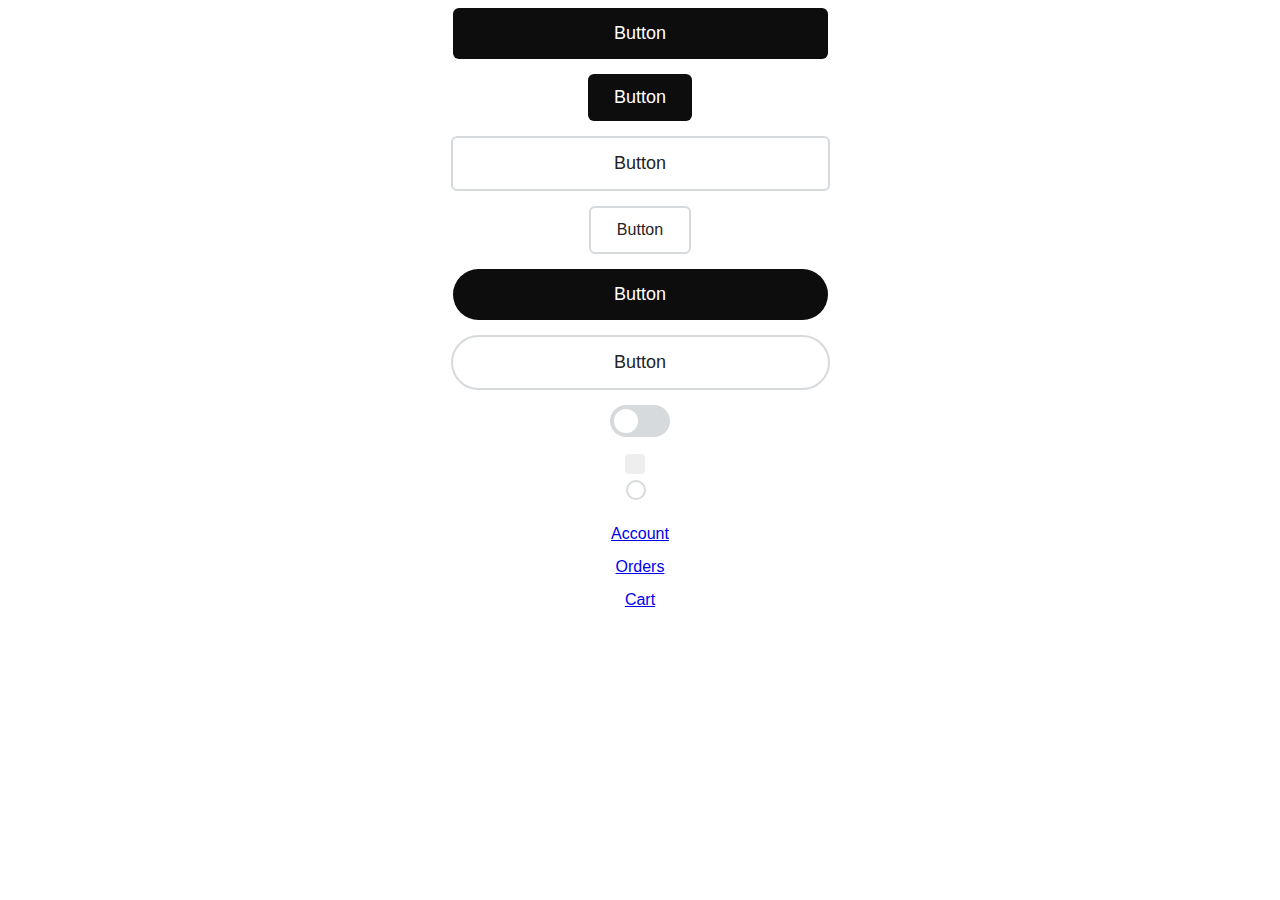
<file: index.html>
<!DOCTYPE html>
<html lang="en">
  <head>
    <meta charset="UTF-8" />
    <meta name="viewport" content="width=device-width, initial-scale=1.0" />
    <link rel="stylesheet" href="./vipkalyan-ui.css" />
    <title>Document</title>
  </head>
  <body>
    <div class="primaryButton-default-large">Button</div>
    <div class="primaryButton-default-small">Button</div>
    <div class="primaryButton-transparent-large">Button</div>
    <div class="primaryButton-transparent-small">Button</div>
    <div class="roundedButton-default-large">Button</div>
    <div class="roundedButton-transparent-large">Button</div>
    <label class="primaryToggler-default">
      <input type="checkbox" />
      <span class="knob"></span>
    </label>
    <label class="primaryCheckbox-default">
      <input type="checkbox" />
      <div class="checkbox__checkmark"></div>
    </label>
    
    <label class="primaryRadiobox-default">
      <input type="radio" />
    </label>
    <a href="./account.html">Account</a>
    <a href="./orders.html">Orders</a>
    <a href="./cart.html">Cart</a>
  </body>
</html>
</file>
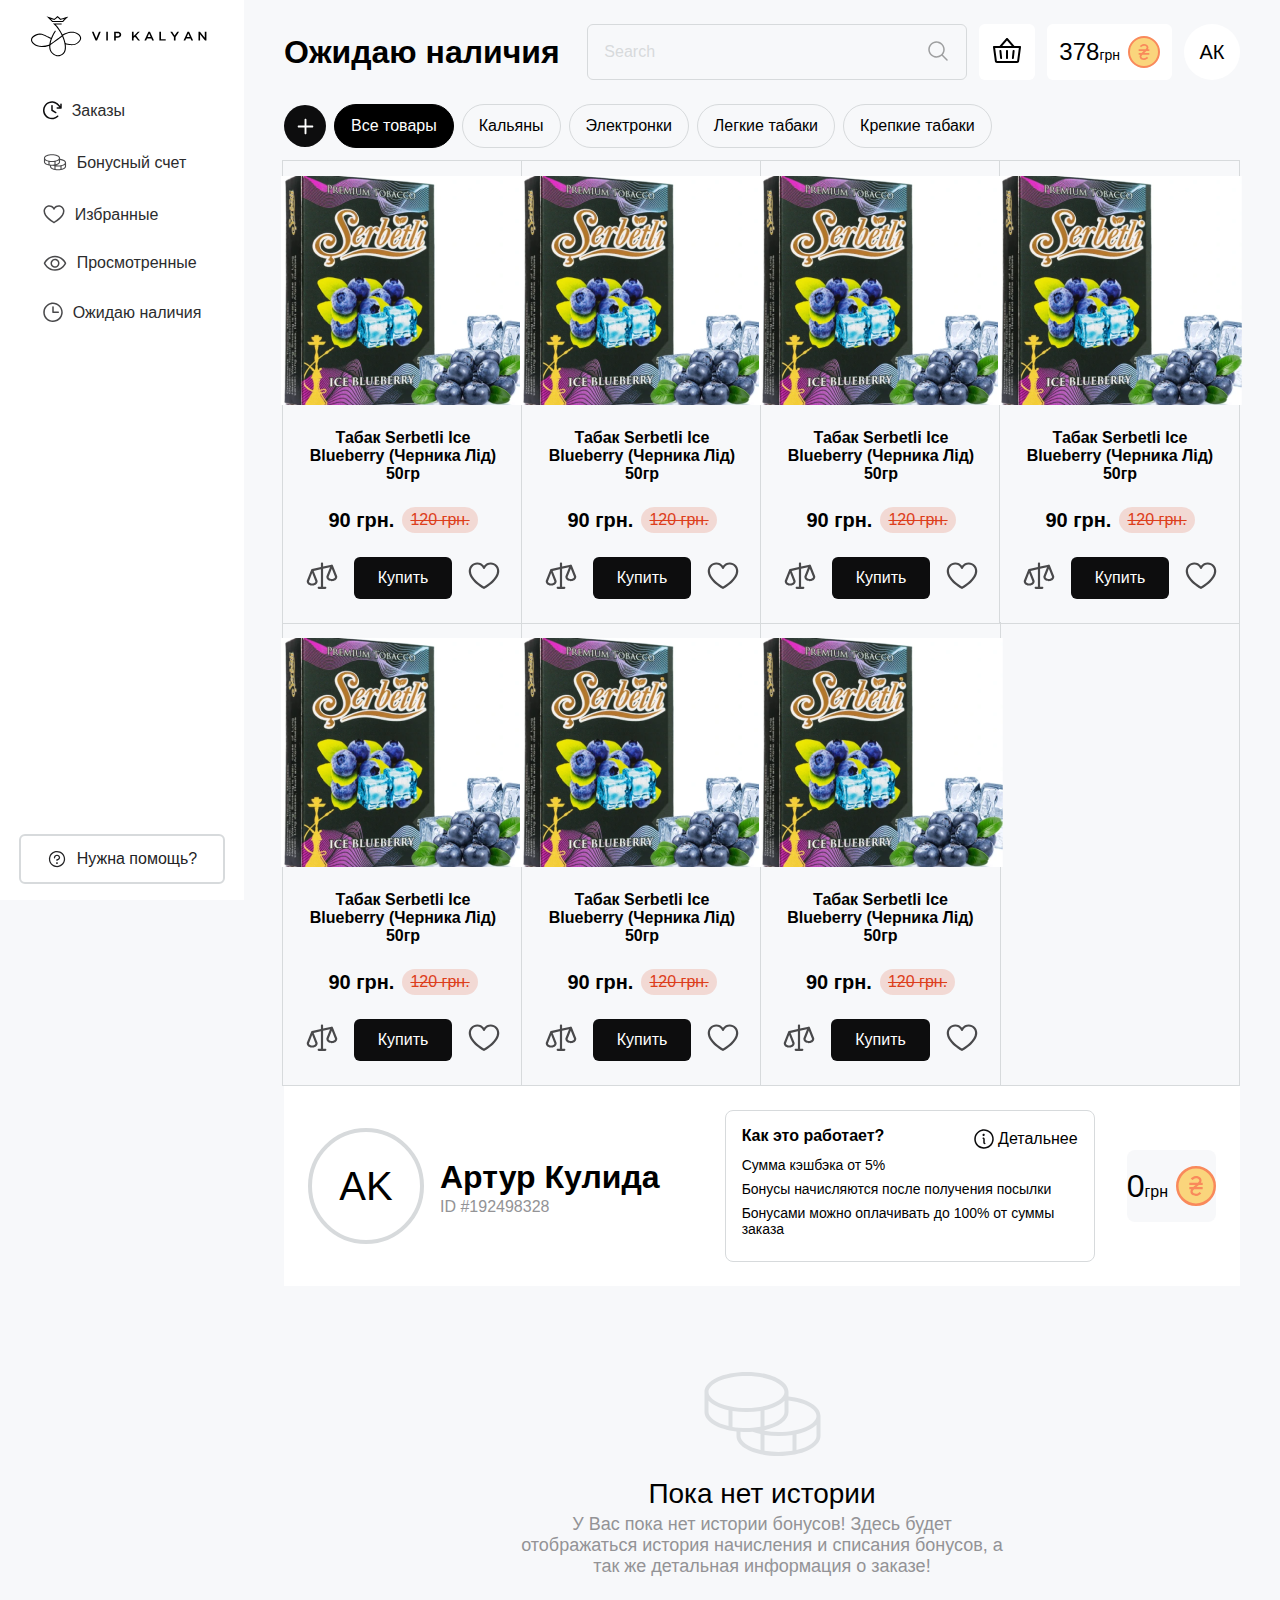
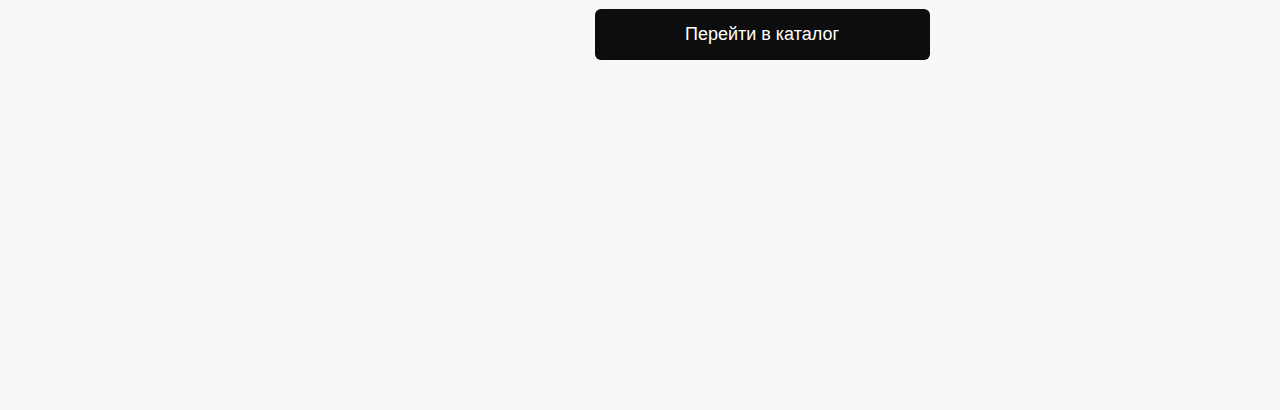
<file: account.html>
<!DOCTYPE html>
<html lang="en">
  <head>
    <meta charset="UTF-8" />
    <meta name="viewport" content="width=device-width, initial-scale=1.0" />
    <title>Account</title>
    <link rel="stylesheet" href="./account.css" />
    <link rel="stylesheet" href="./vipkalyan-ui.css" />
  </head>
  <body>
    <div class="mainWrapper">
      <div class="userAccountMenu-wrapper">
        <div class="userAccount-nav">
          <img src="./images/Logo.svg" alt="" class="userAccount-nav-logo" />
          <a href="#" class="userAccount-navItem"
            ><img src="./images/ico/orders.svg" alt="" />Заказы</a
          >
          <a href="#" class="userAccount-navItem"
            ><img src="./images/ico/bonuses.svg" alt="" />Бонусный счет</a
          >
          <a href="#" class="userAccount-navItem"
            ><img src="./images/ico/wishlist.svg" alt="" />Избранные
          </a>
          <a href="#" class="userAccount-navItem"
            ><img src="./images/ico/watched.svg" alt="" />Просмотренные</a
          >
          <a href="#" class="userAccount-navItem"
            ><img src="./images/ico/waiting.svg" alt="" />Ожидаю наличия</a
          >
        </div>
        <div class="primaryButton-transparent-small">
          <img src="./images/ico/answer.svg" alt="" width="20px" />Нужна помощь?
        </div>
      </div>
      <div class="userAccountContent-wrapper">
        <div class="userAccountContent-body">
          <div class="userAccountContent-header">
            <h1 class="userAccountContent-blockName">Ожидаю наличия</h1>

            <div class="userAccountContent-header-nav">
              <form
                method="get"
                action=""
                class="userAccountContent-header-search"
              >
                <input type="text" placeholder="Search" required />

                <button
                  type="submit"
                  class="userAccountContent-header-searchButton"
                >
                  <img src="./images/ico/search-small.svg" alt="" />
                </button>
              </form>
              <div class="userAccountContent-header-button">
                <img src="./images/ico/cart.svg" alt="" />
              </div>
              <div class="userAccountContent-header-button">
                <p>378<span>грн</span></p>
                <img src="./images/ico/uah-coin.svg" alt="" />
              </div>
              <div class="userAccount-profileButton">АК</div>
            </div>
          </div>
          <div class="userAccount-pageTopNav">
            <div class="primaryPlusButton-default">
              <img src="./images/ico/plus.svg" alt="" />
            </div>
            <a href="" class="primaryCategoryButton-default activeCategory"
              >Все товары</a
            >
            <a href="" class="primaryCategoryButton-default">Кальяны</a>
            <a href="" class="primaryCategoryButton-default">Электронки</a>
            <a href="" class="primaryCategoryButton-default">Легкие табаки </a>
            <a href="" class="primaryCategoryButton-default">Крепкие табаки</a>
          </div>

          <div class="userAccount-productList">
            <div class="productItem-default">
              <img
                src="./images/product-image.png"
                alt=""
                class="productItem-default-image"
              />
              <p class="productItem-default-name">
                Табак Serbetli Ice Blueberry (Черника Лід) 50гр
              </p>
              <div class="productItem-default-priceGroup">
                <p class="productItem-priceStock-default">90 грн.</p>
                <p class="productItem-priceAction-default">120 грн.</p>
              </div>
              <div class="productItem-default-buttonGroup">
                <a href=""><img src="./images/ico/compare.svg" alt="" /></a>
                <button class="productItem-addToCart-default">Купить</button>
                <a href=""><img src="./images/ico/wishlist.svg" alt="" /></a>
              </div>
            </div>
            <div class="productItem-default">
              <img
                src="./images/product-image.png"
                alt=""
                class="productItem-default-image"
              />
              <p class="productItem-default-name">
                Табак Serbetli Ice Blueberry (Черника Лід) 50гр
              </p>
              <div class="productItem-default-priceGroup">
                <p class="productItem-priceStock-default">90 грн.</p>
                <p class="productItem-priceAction-default">120 грн.</p>
              </div>
              <div class="productItem-default-buttonGroup">
                <a href=""><img src="./images/ico/compare.svg" alt="" /></a>
                <button class="productItem-addToCart-default">Купить</button>
                <a href=""><img src="./images/ico/wishlist.svg" alt="" /></a>
              </div>
            </div>
            <div class="productItem-default">
              <img
                src="./images/product-image.png"
                alt=""
                class="productItem-default-image"
              />
              <p class="productItem-default-name">
                Табак Serbetli Ice Blueberry (Черника Лід) 50гр
              </p>
              <div class="productItem-default-priceGroup">
                <p class="productItem-priceStock-default">90 грн.</p>
                <p class="productItem-priceAction-default">120 грн.</p>
              </div>
              <div class="productItem-default-buttonGroup">
                <a href=""><img src="./images/ico/compare.svg" alt="" /></a>
                <button class="productItem-addToCart-default">Купить</button>
                <a href=""><img src="./images/ico/wishlist.svg" alt="" /></a>
              </div>
            </div>
            <div class="productItem-default">
              <img
                src="./images/product-image.png"
                alt=""
                class="productItem-default-image"
              />
              <p class="productItem-default-name">
                Табак Serbetli Ice Blueberry (Черника Лід) 50гр
              </p>
              <div class="productItem-default-priceGroup">
                <p class="productItem-priceStock-default">90 грн.</p>
                <p class="productItem-priceAction-default">120 грн.</p>
              </div>
              <div class="productItem-default-buttonGroup">
                <a href=""><img src="./images/ico/compare.svg" alt="" /></a>
                <button class="productItem-addToCart-default">Купить</button>
                <a href=""><img src="./images/ico/wishlist.svg" alt="" /></a>
              </div>
            </div>
            <div class="productItem-default">
              <img
                src="./images/product-image.png"
                alt=""
                class="productItem-default-image"
              />
              <p class="productItem-default-name">
                Табак Serbetli Ice Blueberry (Черника Лід) 50гр
              </p>
              <div class="productItem-default-priceGroup">
                <p class="productItem-priceStock-default">90 грн.</p>
                <p class="productItem-priceAction-default">120 грн.</p>
              </div>
              <div class="productItem-default-buttonGroup">
                <a href=""><img src="./images/ico/compare.svg" alt="" /></a>
                <button class="productItem-addToCart-default">Купить</button>
                <a href=""><img src="./images/ico/wishlist.svg" alt="" /></a>
              </div>
            </div>
            <div class="productItem-default">
              <img
                src="./images/product-image.png"
                alt=""
                class="productItem-default-image"
              />
              <p class="productItem-default-name">
                Табак Serbetli Ice Blueberry (Черника Лід) 50гр
              </p>
              <div class="productItem-default-priceGroup">
                <p class="productItem-priceStock-default">90 грн.</p>
                <p class="productItem-priceAction-default">120 грн.</p>
              </div>
              <div class="productItem-default-buttonGroup">
                <a href=""><img src="./images/ico/compare.svg" alt="" /></a>
                <button class="productItem-addToCart-default">Купить</button>
                <a href=""><img src="./images/ico/wishlist.svg" alt="" /></a>
              </div>
            </div>
            <div class="productItem-default">
              <img
                src="./images/product-image.png"
                alt=""
                class="productItem-default-image"
              />
              <p class="productItem-default-name">
                Табак Serbetli Ice Blueberry (Черника Лід) 50гр
              </p>
              <div class="productItem-default-priceGroup">
                <p class="productItem-priceStock-default">90 грн.</p>
                <p class="productItem-priceAction-default">120 грн.</p>
              </div>
              <div class="productItem-default-buttonGroup">
                <a href=""><img src="./images/ico/compare.svg" alt="" /></a>
                <button class="productItem-addToCart-default">Купить</button>
                <a href=""><img src="./images/ico/wishlist.svg" alt="" /></a>
              </div>
            </div>
          </div>
          <div class="userAccount-emptyProductList">
            <div class="emptyList-profile">
              <div class="emptyList-profileInfo">
                <div class="profileAvatar">
                  <p>AK</p>
                </div>
                <div class="profileName">
                  <h3>Артур Кулида</h3>
                  <p>ID #192498328</p>
                </div>
              </div>
              <div class="emptyList-helperBox">
                <div class="helperBox-helpButton">
                  <img src="./images/ico/helper.svg" alt="" />Детальнее
                </div>
                <h4>Как это работает?</h4>
                <p>Сумма кэшбэка от 5%</p>
                <p>Бонусы начисляются после получения посылки</p>
                <p>Бонусами можно оплачивать до 100% от суммы заказа</p>
              </div>
              <div class="emptyList-profileBalance">
                <p>0<span>грн</span></p>
                <img src="./images/ico/uah-coin.svg" alt="" />
              </div>
            </div>
            <div class="emptyList-banner">
              <img src="./images/ico/bonuses-icon.svg" alt="" />
              <div class="emptyList-BannerText">
                <h3>Пока нет истории</h3>
                <p>
                  У Вас пока нет истории бонусов! Здесь будет отображаться
                  история начисления и списания бонусов, а так же детальная
                  информация о заказе!
                </p>
              </div>
              <a href="" class="primaryButton-default-large"
                >Перейти в каталог</a
              >
            </div>
          </div>
        </div>
      </div>
    </div>
  </body>
</html>
</file>
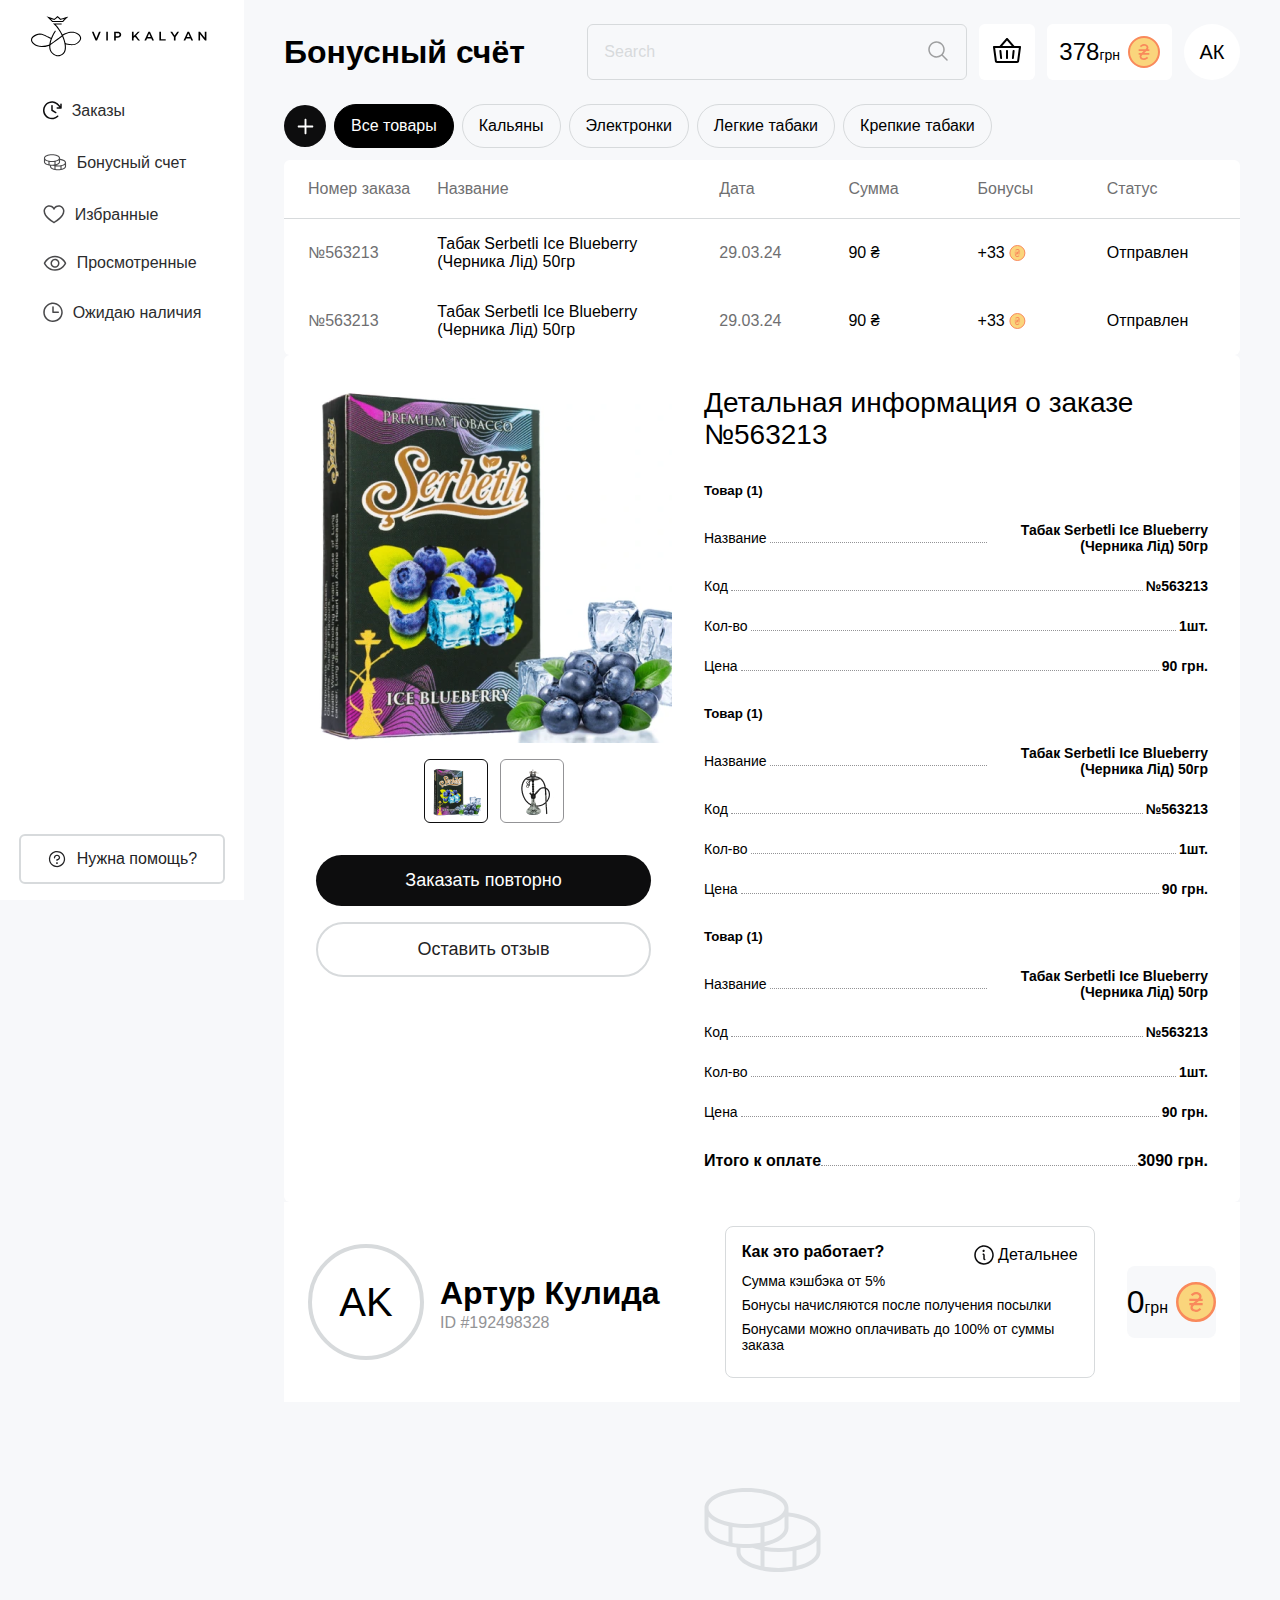
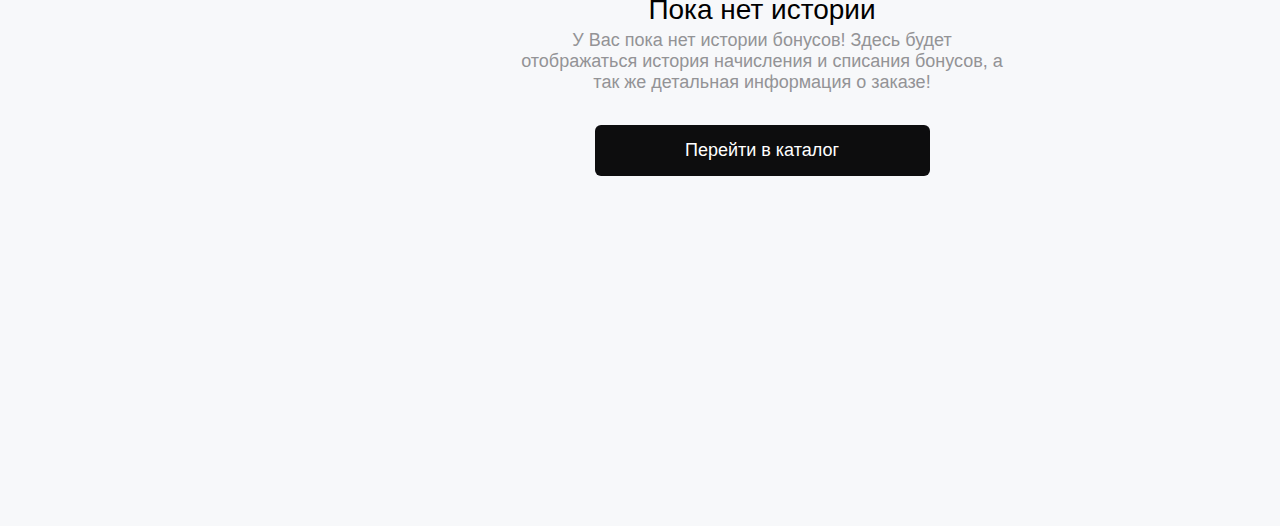
<file: orders.html>
<!DOCTYPE html>
<html lang="en">

<head>
    <meta charset="UTF-8">
    <meta name="viewport" content="width=device-width, initial-scale=1.0">
    <title>Document</title>
    <link rel="stylesheet" href="./vipkalyan-ui.css">
    <link rel="stylesheet" href="./account.css">
</head>

<body>
    <!DOCTYPE html>
    <html lang="en">

    <head>
        <meta charset="UTF-8" />
        <meta name="viewport" content="width=device-width, initial-scale=1.0" />
        <title>Account</title>
        <link rel="stylesheet" href="./account.css" />
        <link rel="stylesheet" href="./vipkalyan-ui.css" />
    </head>

    <body>
        <div class="mainWrapper">
            <div class="userAccountMenu-wrapper">
                <div class="userAccount-nav">
                    <img src="./images/Logo.svg" alt="" class="userAccount-nav-logo" />
                    <a href="#" class="userAccount-navItem"><img src="./images/ico/orders.svg" alt="" />Заказы</a>
                    <a href="#" class="userAccount-navItem"><img src="./images/ico/bonuses.svg" alt="" />Бонусный
                        счет</a>
                    <a href="#" class="userAccount-navItem"><img src="./images/ico/wishlist.svg" alt="" />Избранные
                    </a>
                    <a href="#" class="userAccount-navItem"><img src="./images/ico/watched.svg"
                            alt="" />Просмотренные</a>
                    <a href="#" class="userAccount-navItem"><img src="./images/ico/waiting.svg" alt="" />Ожидаю
                        наличия</a>
                </div>
                <div class="primaryButton-transparent-small">
                    <img src="./images/ico/answer.svg" alt="" width="20px" />Нужна помощь?
                </div>
            </div>
            <div class="userAccountContent-wrapper">
                <div class="userAccountContent-body">
                    <div class="userAccountContent-header">
                        <h1 class="userAccountContent-blockName">Бонусный счёт</h1>

                        <div class="userAccountContent-header-nav">
                            <form method="get" action="" class="userAccountContent-header-search">
                                <input type="text" placeholder="Search" required />

                                <button type="submit" class="userAccountContent-header-searchButton">
                                    <img src="./images/ico/search-small.svg" alt="" />
                                </button>
                            </form>
                            <div class="userAccountContent-header-button">
                                <img src="./images/ico/cart.svg" alt="" />
                            </div>
                            <div class="userAccountContent-header-button">
                                <p>378<span>грн</span></p>
                                <img src="./images/ico/uah-coin.svg" alt="" />
                            </div>
                            <div class="userAccount-profileButton">АК</div>
                        </div>
                    </div>
                    <div class="userAccount-pageTopNav">
                        <div class="primaryPlusButton-default">
                            <img src="./images/ico/plus.svg" alt="" />
                        </div>
                        <a href="" class="primaryCategoryButton-default activeCategory">Все товары</a>
                        <a href="" class="primaryCategoryButton-default">Кальяны</a>
                        <a href="" class="primaryCategoryButton-default">Электронки</a>
                        <a href="" class="primaryCategoryButton-default">Легкие табаки </a>
                        <a href="" class="primaryCategoryButton-default">Крепкие табаки</a>
                    </div>
                    <!-- Список заказов -->
                    <div class="userAccount-orderList">
                        <div class="orderListHeader">
                            <p class="orderNumber">
                                Номер заказа
                            </p>
                            <p class="orderProductName">
                                Название
                            </p>
                            <p class="orderDate">
                                Дата
                            </p>
                            <p class="orderCost">
                                Сумма
                            </p>
                            <p class="orderBonuses">
                                Бонусы
                            </p>
                            <p class="orderStatus">
                                Статус
                            </p>
                        </div>
                        <div class="orderListItem">
                            <div class="orderNumber">
                                <p>№563213</p>
                            </div>
                            <div class="orderProductName">
                                <p>Табак Serbetli Ice Blueberry (Черника Лід) 50гр</p>
                            </div>
                            <div class="orderDate">
                                <p>29.03.24</p>
                            </div>
                            <div class="orderCost">
                                <p>90 ₴ </p>
                            </div>
                            <div class="orderBonuses">
                                <p>+33</p><img src="./images/ico/coin-small.svg" alt="">
                            </div>
                            <div class="orderStatus">
                                <p>Отправлен</p>
                            </div>
                        </div>
                        <div class="orderListItem">
                            <div class="orderNumber">
                                <p>№563213</p>
                            </div>
                            <div class="orderProductName">
                                <p>Табак Serbetli Ice Blueberry (Черника Лід) 50гр</p>
                            </div>
                            <div class="orderDate">
                                <p>29.03.24</p>
                            </div>
                            <div class="orderCost">
                                <p>90 ₴ </p>
                            </div>
                            <div class="orderBonuses">
                                <p>+33</p><img src="./images/ico/coin-small.svg" alt="">
                            </div>
                            <div class="orderStatus">
                                <p>Отправлен</p>
                            </div>
                        </div>
                    </div>
                    <!-- Список заказов -->
                    <!-- детальная информация о заказе -->
                    <div class="userAccount-orderDetails">
                        <div class="orderDetails-content">
                            <div class="orderDetails-photo"><img src="./images/product-image-big.png" alt="">
                                <div class="otherOrderProductsPhotos">
                                    <div class="orderProductsPhotos-Item orderProductsPhotos-selected"><img
                                            src="./images/Rectangle 907.png" alt=""></div>
                                    <div class="orderProductsPhotos-Item "><img src="./images/Rectangle 907-1.png"
                                            alt=""></div>
                                </div>
                                <div class="orderProductButtonsGroup"><a href=""
                                        class="roundedButton-default-large">Заказать повторно</a>
                                    <a href="" class="roundedButton-transparent-large">Оставить отзыв</a>
                                </div>
                            </div>
                            <div class="orderDetails-productListWrapper">
                                <h3 class="blockHeader">Детальная информация о заказе №563213</h3>
                                <div class="orderDetails-productListContent">
                                    <div class="orderProductItem">
                                        <h5>Товар (1)</h5>
                                        <div class="orderProductAttribute">
                                            <p>Название</p>
                                            <div class="dottedSeparator"></div>
                                            <h6>Табак Serbetli Ice Blueberry (Черника Лід) 50гр</h6>
                                        </div>
                                        <div class="orderProductAttribute">
                                            <p>Код</p>
                                            <div class="dottedSeparator"></div>
                                            <h6>№563213</h6>
                                        </div>
                                        <div class="orderProductAttribute">
                                            <p>Кол-во</p>
                                            <div class="dottedSeparator"></div>
                                            <h6>1шт.</h6>
                                        </div>
                                        <div class="orderProductAttribute">
                                            <p>Цена</p>
                                            <div class="dottedSeparator"></div>
                                            <h6>90 грн.</h6>
                                        </div>
                                    </div>
                                    <div class="orderProductItem">
                                        <h5>Товар (1)</h5>
                                        <div class="orderProductAttribute">
                                            <p>Название</p>
                                            <div class="dottedSeparator"></div>
                                            <h6>Табак Serbetli Ice Blueberry (Черника Лід) 50гр</h6>
                                        </div>
                                        <div class="orderProductAttribute">
                                            <p>Код</p>
                                            <div class="dottedSeparator"></div>
                                            <h6>№563213</h6>
                                        </div>
                                        <div class="orderProductAttribute">
                                            <p>Кол-во</p>
                                            <div class="dottedSeparator"></div>
                                            <h6>1шт.</h6>
                                        </div>
                                        <div class="orderProductAttribute">
                                            <p>Цена</p>
                                            <div class="dottedSeparator"></div>
                                            <h6>90 грн.</h6>
                                        </div>
                                    </div>
                                    <div class="orderProductItem">
                                        <h5>Товар (1)</h5>
                                        <div class="orderProductAttribute">
                                            <p>Название</p>
                                            <div class="dottedSeparator"></div>
                                            <h6>Табак Serbetli Ice Blueberry (Черника Лід) 50гр</h6>
                                        </div>
                                        <div class="orderProductAttribute">
                                            <p>Код</p>
                                            <div class="dottedSeparator"></div>
                                            <h6>№563213</h6>
                                        </div>
                                        <div class="orderProductAttribute">
                                            <p>Кол-во</p>
                                            <div class="dottedSeparator"></div>
                                            <h6>1шт.</h6>
                                        </div>
                                        <div class="orderProductAttribute">
                                            <p>Цена</p>
                                            <div class="dottedSeparator"></div>
                                            <h6>90 грн.</h6>
                                        </div>
                                    </div>
                                    <div class="orderProduct-total">
                                        <p><b>Итого к оплате</b></p>
                                        <div class="dottedSeparator"></div>
                                        <p><b>3090 грн.</b></p>
                                    </div>
                                </div>
                            </div>
                        </div>
                    </div>
                    <!-- детальная информация о заказе -->

                    <!-- Пустая история заказов -->
                    <div class="userAccount-emptyProductList">
                        <div class="emptyList-profile">
                            <div class="emptyList-profileInfo">
                                <div class="profileAvatar">
                                    <p>AK</p>
                                </div>
                                <div class="profileName">
                                    <h3>Артур Кулида</h3>
                                    <p>ID #192498328</p>
                                </div>
                            </div>
                            <div class="emptyList-helperBox">
                                <div class="helperBox-helpButton">
                                    <img src="./images/ico/helper.svg" alt="" />Детальнее
                                </div>
                                <h4>Как это работает?</h4>
                                <p>Сумма кэшбэка от 5%</p>
                                <p>Бонусы начисляются после получения посылки</p>
                                <p>Бонусами можно оплачивать до 100% от суммы заказа</p>
                            </div>
                            <div class="emptyList-profileBalance">
                                <p>0<span>грн</span></p>
                                <img src="./images/ico/uah-coin.svg" alt="" />
                            </div>
                        </div>
                        <div class="emptyList-banner">
                            <img src="./images/ico/bonuses-icon.svg" alt="" />
                            <div class="emptyList-BannerText">
                                <h3>Пока нет истории</h3>
                                <p>
                                    У Вас пока нет истории бонусов! Здесь будет отображаться
                                    история начисления и списания бонусов, а так же детальная
                                    информация о заказе!
                                </p>
                            </div>
                            <a href="" class="primaryButton-default-large">Перейти в каталог</a>
                        </div>
                    </div>
                    <!-- Пустая история заказов -->
                </div>
            </div>
        </div>
    </body>

    </html>

</body>

</html>
</file>
<file: vipkalyan-ui.css>
* {
  font-family: Arial, Helvetica, sans-serif;
}

/* DEFAULT COLOR SCHEME */
* {
  /* frame background*/
  --default-light: #f7f8fa;
  /* primary */
  --primary-black: #0d0d0e;
  --primary-grey: #2b2c2d;
  --primary-lightgrey: #939396;
  --primary-lightest: #d7dadc;
  --primary-text: #232325;
  --primary-icon: #dcdfe2;
  --primary-sale: #dd3e1b;
  --primary-sale-background: #dd3f1b2a;
  --primary-error: #e74c2a;
  --primary-dangerAction: #ff0000;
  --primary-success: #17cb29;

  /* secondary */
  --secondary-error: #e84b28;
  --secondary-text: #6f6f71;
  /* tertiary */
}
/* DEFAULT DIGITS SCHEME */
* {
  --default-borderRadius: 6px;
  --rounded-borderRadius: 100px;
  --default-hover: all 0.2s ease;
}
/* Buttons */
.primaryButton-default-large {
  cursor: pointer;
  display: flex;
  align-items: center;
  justify-content: center;
  padding: 15px 20px;
  max-width: 335px;
  width: 100%;
  transition: all 0.2s ease;
  background-color: var(--primary-black);
  color: white;
  border-radius: var(--default-borderRadius);
  font-size: 18px;
  text-decoration: none;
}
.primaryButton-default-large:hover {
  background-color: var(--primary-grey);
}
.primaryButton-default-large:focus {
  background-color: var(--primary-lightgrey);
}
.primaryButton-default-small {
  cursor: pointer;
  display: flex;
  align-items: center;
  justify-content: center;
  padding: 13px 26px;

  transition: all 0.2s ease;
  background-color: var(--primary-black);
  color: white;
  border-radius: var(--default-borderRadius);
  font-size: 18px;
  text-decoration: none;
}
.primaryButton-default-small:hover {
  background-color: var(--primary-grey);
}
.primaryButton-default-small:focus {
  background-color: var(--primary-lightgrey);
}
.primaryButton-transparent-large {
  cursor: pointer;
  display: flex;
  align-items: center;
  justify-content: center;
  padding: 15px 20px;
  max-width: 335px;
  width: 100%;
  transition: all 0.2s ease;
  background-color: transparent;
  border: 2px solid var(--primary-lightest);
  color: var(--primary-text);
  border-radius: var(--default-borderRadius);
  font-size: 18px;
  text-decoration: none;
}
.primaryButton-transparent-large:hover {
  border-color: var(--primary-black);
}
.primaryButton-transparent-small:focus {
  border-color: var(--primary-lightgrey);
}
.primaryButton-transparent-small {
  cursor: pointer;
  display: flex;
  align-items: center;
  justify-content: center;
  padding: 13px 26px;
  gap: 10px;
  width: fit-content;
  transition: all 0.2s ease;
  background-color: transparent;
  border: 2px solid var(--primary-lightest);
  color: var(--primary-text);
  border-radius: var(--default-borderRadius);

  text-decoration: none;
}
.primaryButton-transparent-small:hover {
  border-color: var(--primary-black);
}
.primaryButton-transparent-small:focus {
  border-color: var(--primary-lightgrey);
}
.roundedButton-default-large {
  cursor: pointer;
  display: flex;
  align-items: center;
  justify-content: center;
  padding: 15px 20px;
  max-width: 335px;
  width: 100%;
  transition: all 0.2s ease;
  background-color: var(--primary-black);
  color: white;
  border-radius: var(--rounded-borderRadius);
  font-size: 18px;
  text-decoration: none;
}
.roundedButton-default-large:hover {
  background-color: var(--primary-grey);
}
.roundedButton-default-large:focus {
  background-color: var(--primary-lightgrey);
}
.roundedButton-transparent-large {
  cursor: pointer;
  display: flex;
  align-items: center;
  justify-content: center;
  padding: 15px 20px;
  max-width: 335px;
  width: 100%;
  transition: all 0.2s ease;
  background-color: transparent;
  border: 2px solid var(--primary-lightest);
  color: var(--primary-text);
  border-radius: var(--rounded-borderRadius);
  font-size: 18px;
  text-decoration: none;
}
.roundedButton-transparent-large:hover {
  border-color: var(--primary-black);
}
.roundedButton-transparent-large:focus {
  border-color: var(--primary-lightgrey);
}
.primaryToggler-default {
  cursor: pointer;
  position: relative;
  display: inline-block;
  width: 60px;
  height: 32px;
}
.primaryToggler-default input {
  opacity: 0;
  width: 0;
  height: 0;
}
.primaryToggler-default .knob {
  position: absolute;
  cursor: pointer;
  top: 0;
  left: 0;
  right: 0;
  bottom: 0;
  background-color: var(--primary-lightest);
  transition: 0.2s;
  border-radius: 18px;
}
.primaryToggler-default .knob:before {
  background-color: #ffffff;
  color: #000000;
  position: absolute;
  content: "";
  height: 24px;
  width: 24px;
  left: 4px;
  bottom: 4px;
  transition: 0.2s;
  border-radius: 18px;
  display: flex;
  align-items: center;
  justify-content: center;
}
.primaryToggler-default input:checked + .knob {
  background-color: var(--primary-black);
}
.primaryToggler-default input:focus + .knob {
  outline: none;
}
.primaryToggler-default input:checked + .knob:before {
  color: #000000;
  content: "";
  background-color: #ffffff;
  -webkit-transform: translateX(28px);
  -ms-transform: translateX(28px);
  transform: translateX(28px);
}
.primaryCheckbox-default {
  cursor: pointer;
  display: inline-block;
  position: relative;
  padding-left: 30px;
  cursor: pointer;
  -webkit-user-select: none;
  -moz-user-select: none;
  -ms-user-select: none;
  user-select: none;
}
.primaryCheckbox-default input {
  position: absolute;
  opacity: 0;
  cursor: pointer;
  height: 0;
  width: 0;
}
.primaryCheckbox-default input:checked ~ .checkbox__checkmark {
  background-color: var(--primary-black);
}
.primaryCheckbox-default input:checked ~ .checkbox__checkmark:after {
  opacity: 1;
}
.primaryCheckbox-default:hover input ~ .checkbox__checkmark {
  background-color: #eee;
}
.primaryCheckbox-default:hover input:checked ~ .checkbox__checkmark {
  background-color: var(--primary-black);
}
.primaryCheckbox-default .checkbox__checkmark {
  position: absolute;
  top: 2px;
  left: 0;
  height: 20px;
  width: 20px;
  background-color: #eee;
  transition: background-color 0.25s ease;
  border-radius: 4px;
}
.primaryCheckbox-default .checkbox__checkmark:after {
  content: "";
  position: absolute;
  left: 25%;
  top: 50%;

  width: 5px;
  height: 10px;
  border: solid var(--primary-lightest);
  border-width: 0 2px 2px 0;
  transform: rotate(45deg) translateX(-50%) translateY(-50%);
  opacity: 0;
  transition: opacity 0.25s ease;
}
.primaryCheckbox-default .checkbox__body {
  color: #333;
  line-height: 1.4;
  font-size: 16px;
}
.primaryRadiobox-default {
  font-weight: 300;
  font-size: 16px;
  cursor: pointer;
  display: flex;
  align-items: center;
  flex: 1;
  box-sizing: border-box;
  display: flex;
  padding: 20px 20px 20px 50px;
  font-weight: 500;
  color: #191919;
  -webkit-tap-highlight-color: transparent;
}
.primaryRadiobox-default input[type="radio"] {
  position: relative;
  appearance: none;
  -webkit-appearance: none;
  transition: linear 0.8s;
  height: 0;
  width: 0;
  -webkit-tap-highlight-color: transparent;
}
.primaryRadiobox-default input[type="radio"]:after {
  content: "";
  position: absolute;
  height: 16px;
  width: 16px;
  top: -10.5px;
  left: -30px;
  border-radius: 20px;
  border: 2px solid var(--primary-lightest);
  transition: linear 0.2s;
  cursor: pointer;
}

.primaryRadiobox-default input[type="radio"]:checked:after {
  content: "";
  position: absolute;
  height: 16px;
  width: 16px;
  background: var(--primary-black);
  border-color: var(--primary-black);
  transition: linear 0.2s;
  cursor: pointer;
}

.primaryRadiobox-default input[type="radio"]:checked:before {
  content: "";
  position: absolute;
  height: 12px;
  width: 12px;
  border-radius: 50%;
  background: #fff;
  left: -26px;
  top: -6.5px;
  z-index: 1;
  cursor: pointer;
}
.primaryPlusButton-default {
  cursor: pointer;
  display: flex;
  align-items: center;
  justify-content: center;
  padding: 12px;
  width: 42px;
  height: 42px;
  border-radius: 50%;
  transition: all 0.2s ease;
  background-color: var(--primary-black);
  color: white;
  font-size: 16px;
  text-decoration: none;
}
.primaryPlusButton-default:hover {
  background-color: var(--primary-grey);
}
.primaryPlusButton-default:focus {
  background-color: var(--primary-lightgrey);
}
/* CATEGORIES */
.primaryCategoryButton-default {
  cursor: pointer;
  display: flex;
  align-items: center;
  justify-content: center;
  padding: 12px 16px;
  width: fit-content;
  transition: all 0.2s ease;
  background-color: transparent;
  border: 1px solid var(--primary-lightest);
  color: black;
  border-radius: var(--rounded-borderRadius);
  font-size: 16px;
  text-decoration: none;
}
.primaryCategoryButton-default:hover {
  background-color: var(--primary-grey);
  color: white;
}
.primaryCategoryButton-default:focus {
  background-color: var(--primary-lightgrey);
}
.activeCategory {
  color: white;
  background-color: black;
  border-color: black;
}
/* PRODUCT CARD */
.userAccount-productList {
  border: 1px solid var(--primary-lightest);
  margin-left: -2px;
  display: flex;
  flex-wrap: wrap;
}
.productItem-default {
  display: flex;
  flex-direction: column;
  align-items: center;
  margin: -1px;
  padding: 16px 16px 24px 16px;
  width: calc(25% + 2px);
  max-width: 280px;
  border-bottom: 1px solid var(--primary-lightest);
  border-left: 1px solid var(--primary-lightest);

  &:empty {
    height: 0;
    border: none;
  }
}
.productItem-default:last-child {
  border-right: 1px solid var(--primary-lightest); /* Удаление правой границы для всех, кроме последнего */
}
.productItem-default-image {
  margin-bottom: 24px;
}
.productItem-default-name {
  text-align: center;
  font-weight: 600;
  font-size: 16px;
  margin-bottom: 24px;
}
.productItem-default-priceGroup {
  display: flex;
  align-items: center;
  gap: 8px;
  margin-bottom: 24px;
}
.productItem-priceStock-default {
  font-weight: 700;
  font-size: 20px;
}
.productItem-priceAction-default {
  color: var(--primary-sale);
  background-color: var(--primary-sale-background);
  text-decoration: line-through;
  border-radius: 35px;
  font-weight: 500;
  font-size: 16px;
  padding: 4px 8px;
}
.productItem-default-buttonGroup {
  display: flex;
  align-items: center;
  gap: 16px;
}
.productItem-default-buttonGroup img {
  width: 32px;
}
.productItem-addToCart-default {
  cursor: pointer;
  display: flex;
  align-items: center;
  justify-content: center;
  padding: 12px 24px;
  transition: all 0.2s ease;
  background-color: var(--primary-black);
  color: white;
  border-radius: var(--default-borderRadius);
  font-size: 16px;
  text-decoration: none;
}
.productItem-addToCart-default:hover {
  background-color: var(--primary-grey);
}
.productItem-addToCart-default:focus {
  background-color: var(--primary-lightgrey);
}
/* Checkbox */
/* Forms and inputs */
/* Togglers */
/* Validation */
/* Icons */
/* Bars */
body {
  display: flex;
  flex-direction: column;
  align-items: center;
  gap: 15px;
}

/* ORDER LIST */
.userAccount-orderList {
  background-color: #fff;
  display: flex;
  flex-direction: column;
  border-radius: var(--default-borderRadius);
}
.orderListHeader {
  display: flex;
  justify-content: space-between;
  border-bottom: 1px solid var(--primary-lightest);
  padding: 20px 24px;
  color: var(--secondary-text);
  gap: 20px;
}
.orderListItem {
  display: flex;
  gap: 20px;
  align-items: center;
  justify-content: space-between;
  padding: 16px 24px;
}
.orderNumber {
  flex: 1;
  color: var(--secondary-text);
}
.orderProductName {
  flex: 2.4;
}
.orderDate {
  flex: 1;
  color: var(--secondary-text);
}
.orderCost {
  flex: 1;
}
.orderBonuses {
  display: flex;
  align-items: center;
  gap: 4px;
  flex: 1;
}
.orderStatus {
  flex: 1;
}

.userAccount-orderDetails {
  background-color: #fff;
  display: flex;
  flex-direction: column;
  border-radius: var(--default-borderRadius);
  padding: 32px;
}
.orderDetails-content {
  display: flex;
  align-items: flex-start;
  gap: 32px;
}
.orderDetails-photo {
  width: 100%;
  max-width: 356px;
  display: flex;
  flex-direction: column;
  gap: 16px;
}
.otherOrderProductsPhotos {
  width: 100%;
  display: flex;
  gap: 12px;
  align-items: center;
  justify-content: center;
  margin-bottom: 16px;
}
.orderProductsPhotos-Item {
  width: 64px;
  height: 64px;
  padding: 8px;
  border-radius: var(--default-borderRadius);
  border: 1px solid var(--primary-lightgrey);
}
.orderProductsPhotos-selected {
  border-color: var(--primary-black);
}
.orderProductButtonsGroup {
  display: flex;
  flex-direction: column;
  gap: 16px;
}
.orderDetails-productListWrapper {
  width: 100%;
}
.orderDetails-productListContent {
  width: 100%;
  display: flex;
  flex-direction: column;
  gap: 32px;
}
.blockHeader {
  font-weight: 500;
  font-size: 28px;
  margin-bottom: 32px;
}
.orderProductItem {
  display: flex;
  flex-direction: column;
  gap: 24px;
}
.orderProductAttribute {
  display: flex;
  align-items: center;
  width: 100%;
  gap: 3px;
}
.orderProductAttribute p {
  text-align: left;
  width: 100%;
  max-width: fit-content;
  font-size: 14px;
}
.orderProductAttribute h6 {
  text-align: right;
  width: 100%;
  max-width: fit-content;
  font-size: 14px;
}
.dottedSeparator {
  width: 100%;
  height: 10px;
  border-bottom: 1px dotted var(--primary-lightgrey);
}
.orderProduct-total {
  display: flex;
  align-items: center;
}
.orderProduct-total p {
  text-align: left;
  width: 100%;
  max-width: fit-content;
}
/* CART */
.rightBorder {
  border-right: 1px solid var(--primary-lightest);
}
.leftBorder {
  border-left: 1px solid var(--primary-lightest);
}
.cartProductListItem {
  display: flex;
  align-items: center;
  justify-content: space-between;
  padding: 8px;
}
.productListItem-group {
  display: flex;
  align-items: center;
  gap: 20px;
}
.cartProductListItem-counter {
  display: flex;
  align-items: center;
  border: 1px solid var(--primary-lightest);
  border-radius: var(--default-borderRadius);
}
.listItem-counterButton {
  padding: 8px;
}
.cartProductListItem-counter button {
  display: flex;
  align-items: center;
  justify-content: center;
  width: 24px;
  height: 24px;
  border-radius: 50%;
  background-color: var(--primary-black);
}
.cartProductListItem-counter button:disabled {
  background-color: var(--primary-lightgrey);
}
.cartProductListItem-counter button img {
  width: 16px;
}
.listItem-counterQuantity {
  width: 54px;
  display: flex;
  align-items: center;
  justify-content: center;
  font-weight: 500;
  font-size: 16px;
}
</file>
<file: account.css>
* {
  box-sizing: border-box;
  padding: 0;
  margin: 0;
}
.mainWrapper {
  display: flex;
  width: 100%;
  position: relative;
  background-color: var(--default-light);
}
.userAccountMenu-wrapper {
  width: 244px;
  height: 100%;
  position: fixed;
  top: 0;
  left: 0;
  display: flex;
  flex-direction: column;
  align-items: center;
  justify-content: space-between;
  padding: 16px;
  font-size: 16px;
  background-color: white;
}
.userAccount-nav {
  display: flex;
  align-items: flex-start;
  gap: 6px;
  flex-direction: column;
}
.userAccount-nav-logo {
  margin-bottom: 26px;
}
.userAccount-navItem {
  display: flex;
  justify-content: flex-start;
  align-items: center;
  gap: 10px;
  padding: 12px;
  width: 100%;
  text-decoration: none;
  color: var(--primary-grey);
  transition: all 0.2s ease;
  border-radius: 6px;
  background-color: transparent;
}
.userAccount-navItem:hover {
  background-color: var(--primary-lightest);
}
.userAccountContent-wrapper {
  padding-left: 244px;
  width: 100%;
}
.userAccountContent-body {
  padding: 24px 40px;
}
/* USER ACCOUNT HEADER */
.userAccountContent-header {
  display: flex;
  align-items: center;
  justify-content: space-between;
  width: 100%;
}
.userAccountContent-blockName {
  min-width: max-content;
  font-size: 32px;
}
.userAccountContent-header-nav {
  display: flex;
  align-items: center;
  justify-content: flex-end;
  width: 100%;
  gap: 12px;
}

.userAccountContent-header-search {
  height: 56px;
  display: flex;
  align-items: center;
  width: 100%;
  max-width: 380px;
  border: 1px solid var(--primary-lightest);
  padding: 18px 16px;
  border-radius: var(--default-borderRadius);
}
.userAccountContent-header-search:focus {
  border-color: var(--primary-black);
}
.userAccountContent-header-search input,
button {
  color: var(--primary-black);
  border: 0;
  background-color: transparent;
}
.userAccountContent-header-search input[type="text"] {
  height: 56px;
  font-size: 16px;
  line-height: 1;
  width: 100%;
  transition: all 0.2s ease;
}
.userAccountContent-header-search input[type="text"]:focus {
  outline: none;
}

.userAccountContent-header-search input[type="text"]::placeholder {
  color: var(--primary-lightest);
}

.userAccountContent-header-search button {
  position: relative;
  display: block;
  width: fit-content;
  height: 56px;
  cursor: pointer;
}

.userAccountContent-header-button {
  cursor: pointer;
  display: flex;
  align-items: center;
  justify-content: center;
  gap: 8px;
  width: fit-content;
  padding: 12px;
  font-size: 24px;
  background-color: white;
  border-radius: var(--default-borderRadius);
  transition: var(--default-hover);
}
.userAccountContent-header-button:hover {
  background-color: var(--primary-lightest);
}
.userAccountContent-header-button span {
  font-size: 14px;
}
.userAccount-profileButton {
  cursor: pointer;
  display: flex;
  align-items: center;
  justify-content: center;
  width: 56px;
  height: 56px;
  border-radius: 50%;
  background-color: white;
  font-weight: 500;
  font-size: 20px;
  transition: var(--default-hover);
}
.userAccount-profileButton:hover {
  background-color: var(--primary-lightest);
}

.userAccount-pageTopNav {
  display: flex;
  gap: 8px;
  align-items: center;
  flex-wrap: wrap;
  margin-top: 24px;
  margin-bottom: 12px;
}

/* EMPTY PAGE */

.userAccount-emptyProductList {
  display: flex;
  flex-direction: column;
  align-items: center;
  min-height: 100vh;
}
.emptyList-profile {
  display: flex;
  align-items: center;
  background: white;
  padding: 24px;
  gap: 32px;
  width: 100%;
}
.emptyList-profileInfo {
  display: flex;
  align-items: center;
  gap: 16px;
  width: 100%;
  max-width: 450px;
}
.profileAvatar {
  display: flex;
  align-items: center;
  justify-content: center;
  font-weight: 500;
  font-size: 40px;
  width: 116px;
  height: 116px;
  border-radius: 50%;
  overflow: hidden;
  border: 4px solid var(--primary-lightest);
}
.profileName {
  display: flex;
  flex-direction: column;
}
.profileName h3 {
  font-size: 32px;
  line-height: 42px;
}
.profileName p {
  font-size: 16px;
  color: var(--primary-lightgrey);
}
.emptyList-helperBox {
  display: flex;
  flex-direction: column;
  align-items: flex-start;
  padding: 16px;
  border-radius: 8px;
  width: 100%;
  max-width: 370px;
  border: 1px solid var(--primary-lightest);
  position: relative;
}
.emptyList-helperBox h4 {
  font-weight: 600;
  font-size: 16px;
  margin-bottom: 12px;
}
.emptyList-helperBox p {
  font-size: 14px;
  margin-bottom: 8px;
}
.helperBox-helpButton {
  position: absolute;
  right: 16px;
  top: 16px;
  display: flex;
  align-items: center;
  gap: 2px;
}
.emptyList-profileBalance {
  display: flex;
  align-items: center;
  gap: 8px;
  justify-content: center;
  width: 172px;
  height: 72px;
  background-color: #F7F8FA;
  border-radius: 8px;
}
.emptyList-profileBalance img {
  width: 40px;
}
.emptyList-profileBalance p {
  font-size: 32px;
}
.emptyList-profileBalance p span {
  font-size: 16px;
}
.emptyList-banner {
  display: flex;
  flex-direction: column;
  align-items: center;
  width: 100%;
  padding-top: 64px;
}
.emptyList-BannerText {
  display: flex;
  flex-direction: column;
  align-items: center;
  text-align: center;
  gap: 4px;
  width: 100%;
  max-width: 490px;
  margin-bottom: 32px;
}
.emptyList-BannerText h3 {
  font-weight: 500;
  font-size: 28px;
}
.emptyList-BannerText p {
  color: var(--primary-lightgrey);
  font-size: 18px;
}
/* PRODUCT ITEM */
</file>
